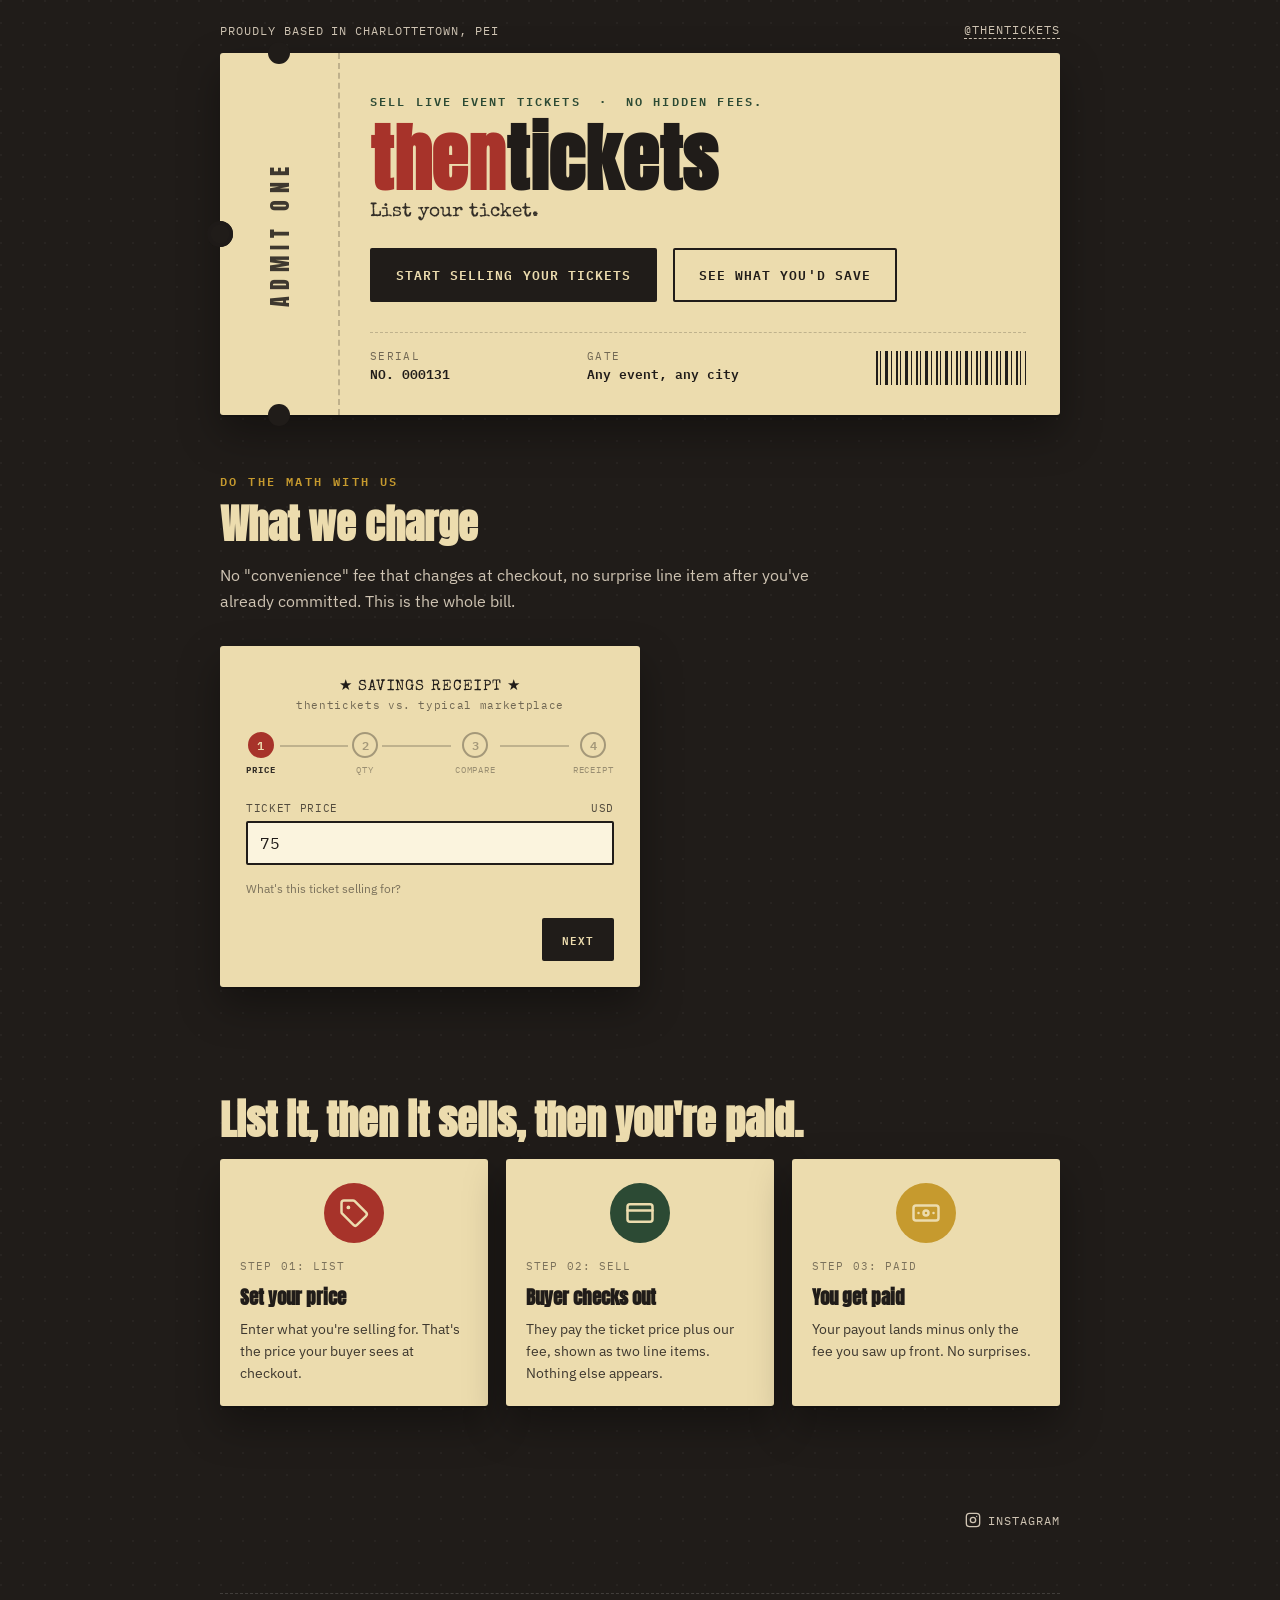
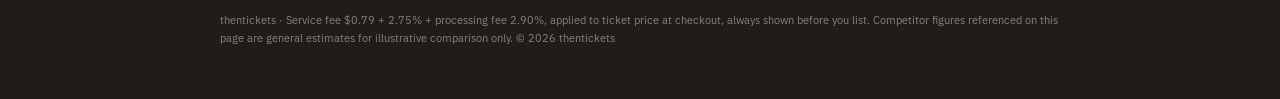
<file: index.html>
<!DOCTYPE html>
<html lang="en">
<head>
 <!--favicon  -->
 <link rel="shortcut icon" href="/favicon/favicon.ico" type="image/x-icon">
  <link rel="apple-touch-icon" sizes="180x180" href="/favicon/apple-touch-icon.png">
<link rel="icon" type="image/png" sizes="32x32" href="/favicon/favicon-32x32.png">
<link rel="icon" type="image/png" sizes="16x16" href="/favicon/favicon-16x16.png"> 
 
<meta charset="UTF-8">
<meta name="viewport" content="width=device-width, initial-scale=1.0">
<title>thentickets ( Ticket Management System )</title>
<meta name="description" content="thentickets: sell event tickets, $0.79 + 5.65% fees. Way cheaper than normal market rates of 10-30%.">
<link rel="preconnect" href="https://fonts.googleapis.com">
<link href="https://fonts.googleapis.com/css2?family=Anton&family=Special+Elite&family=IBM+Plex+Sans:wght@400;500;600;700&family=IBM+Plex+Mono:wght@400;500;600&display=swap" rel="stylesheet">
<link rel="stylesheet" href="css/main.css">
</head>
<body>

<div class="utility">
  <span>Proudly based in Charlottetown, PEI</span>
  <a href="https://www.instagram.com/thentickets/" target="_blank" rel="noopener">@thentickets</a>
</div>

<!-- ================= HERO ================= -->
<div class="hero">
  <div class="wrap">
    <div class="ticket hero-ticket" id="top">
      <div class="stub"><span>ADMIT ONE</span></div>
      <div class="hero-main">
        <p class="kicker"><span>Sell live event tickets</span><span>·</span><span>No hidden fees.</span></p>
        <h1 class="wordmark"><span class="then">then</span>tickets</h1>
        <p class="tagline">List your ticket.</p>
        <div class="cta-row">
          <a href="start/" class="btn btn-solid">Start selling your tickets</a>
          <a href="#calculator" class="btn btn-ghost">See what you'd save</a>
        </div>
        <div class="serial-row">
          <div><div class="label">Serial</div><div class="value">NO. 000131</div></div>
          <div><div class="label">Gate</div><div class="value">Any event, any city</div></div>
          <div class="barcode" aria-hidden="true"></div>
        </div>
      </div>
    </div>
  </div>
</div>

<!-- ================= FEES ================= -->
<section id="fees"
style="display: none;"
>
  <div class="section-inner">
    <p class="eyebrow">Here is what we charge</p>
    <h2 class="head">Two fees. Printed right on the ticket.</h2>
    <p class="lede">No "convenience" fee that changes at checkout, no surprise line item after you've already committed. This is the whole bill — every time.</p>
    <div class="fee-strip">
      <div class="ticket fee-tag no-notch">
        <p class="amount">$0.79 + 2.75%</p>
        <p class="name">Service fee</p>
      </div>
      <div class="ticket fee-tag no-notch">
        <p class="amount">2.90%</p>
        <p class="name">Processing fee</p>
      </div>
      <div class="ticket fee-tag total no-notch">
        <p class="amount">$0.79 + 5.65%</p>
        <p class="name">Total, on the ticket price</p>
      </div>
    </div>
  </div>
</section>

<!-- ================= CALCULATOR ================= -->
<section id="calculator">
  <div class="section-inner">
    <p class="eyebrow">Do the math with us</p>
    <h2 class="head">What we charge</h2>
    <p class="lede">
      No "convenience" fee that changes at checkout, no surprise line item after you've already committed. This is the whole bill.
    </p>

    <div class="receipt-wrap">
      <div class="ticket receipt no-notch">
        <p class="receipt-title">★ Savings Receipt ★</p>
        <p class="receipt-sub">thentickets vs. typical marketplace</p>

        <div class="step-indicator" id="stepIndicator">
          <div class="step-dot" data-step="1"><span class="dot">1</span><span class="step-label">Price</span></div>
          <div class="step-track"></div>
          <div class="step-dot" data-step="2"><span class="dot">2</span><span class="step-label">Qty</span></div>
          <div class="step-track"></div>
          <div class="step-dot" data-step="3"><span class="dot">3</span><span class="step-label">Compare</span></div>
          <div class="step-track"></div>
          <div class="step-dot" data-step="4"><span class="dot">4</span><span class="step-label">Receipt</span></div>
        </div>

        <div class="step-panel" data-panel="1">
          <div class="field">
            <label><span>Ticket price</span><span>USD</span></label>
            <input type="number" id="price" min="0" step="1" value="75">
          </div>
          <p class="step-hint">What's this ticket selling for?</p>
        </div>

        <div class="step-panel" data-panel="2" hidden>
          <div class="field">
            <label><span>Tickets you're selling</span><span id="qtyLabel">120</span></label>
            <input type="range" id="qty" min="1" max="2000" step="1" value="120">
          </div>
          <p class="step-hint">Drag to match how many you're moving.</p>
        </div>

        <div class="step-panel" data-panel="3" hidden>
          <div class="field">
            <label><span>Typical marketplace fee</span><span class="range-val" id="compLabel">15%</span></label>
            <input type="range" id="compRate" min="5" max="30" step="0.5" value="15">
          </div>
          <p class="step-hint">A general estimate — drag to match a platform you've actually seen quoted.</p>
        </div>

        <div class="step-panel" data-panel="4" hidden>
          <div class="tear" aria-hidden="true"></div>

          <div class="out-block">
            <h4>Gross sales</h4>
            <div class="out-line"><span>Ticket price × quantity</span><div> </div><span id="outGross">$0</span></div>

            <h4>With thentickets</h4>
            <div class="out-line"><span>Service (<span id="svcPct">0%</span>) + Processing (2.90%)</span><span id="outOurFee">$0</span></div>
            <div class="out-line total"><span>You keep</span><span id="outOurNet">$0</span></div>

            <h4>With a typical marketplace</h4>
            <div class="out-line"><span id="compFeeLabel">Estimated fee (15%)</span><span id="outCompFee">$0</span></div>
            <div class="out-line total"><span>They'd keep for you</span><span id="outCompNet">$0</span></div>
          </div>

          <div class="stamp" id="stamp">
            <span class="big" id="stampAmount">YOU SAVE $0</span>
            <span class="small" id="stampPct">0% MORE IN YOUR POCKET</span>
          </div>

          <p class="disclaimer">Typical marketplace fee is an editable estimate for comparison — real-world combined buyer+seller fees on other platforms commonly range from about 10% to 25% depending on the event and platform.</p>
        </div>

        <div class="step-nav">
          <button type="button" class="btn btn-ghost small" id="btnBack" hidden>Back</button>
          <button type="button" class="btn btn-solid small" id="btnNext">Next</button>
        </div>
      </div>
    </div>
  </div>
</section>

<!-- ================= HOW IT WORKS ================= -->
<section id="how">
  <div class="section-inner">
    <h2 class="head">List it, then it sells, then you're paid.</h2>
    <div class="stub-row">
      <div class="ticket stub-card no-notch">
        <div class="stub-icon icon-red" aria-hidden="true">
          <svg viewBox="0 0 24 24" fill="none" stroke="currentColor" stroke-width="2" stroke-linecap="round" stroke-linejoin="round"><path d="M12.59 2.59A2 2 0 0 0 11.17 2H4a2 2 0 0 0-2 2v7.17a2 2 0 0 0 .59 1.41l9 9a2 2 0 0 0 2.82 0l7.17-7.17a2 2 0 0 0 0-2.82z"></path><circle cx="7.5" cy="7.5" r="1.5" fill="currentColor" stroke="none"></circle></svg>
        </div>
        <div class="num">STEP 01: LIST</div>
        <h3>Set your price</h3>
        <p>Enter what you're selling for. That's the price your buyer sees at checkout.</p>
      </div>
      <div class="ticket stub-card no-notch">
        <div class="stub-icon icon-green" aria-hidden="true">
          <svg viewBox="0 0 24 24" fill="none" stroke="currentColor" stroke-width="2" stroke-linecap="round" stroke-linejoin="round"><rect x="2" y="5" width="20" height="14" rx="2"></rect><line x1="2" y1="10" x2="22" y2="10"></line></svg>
        </div>
        <div class="num">STEP 02: SELL</div>
        <h3>Buyer checks out</h3>
        <p>They pay the ticket price plus our fee, shown as two line items. Nothing else appears.</p>
      </div>
      <div class="ticket stub-card no-notch">
        <div class="stub-icon icon-gold" aria-hidden="true">
          <svg viewBox="0 0 24 24" fill="none" stroke="currentColor" stroke-width="2" stroke-linecap="round" stroke-linejoin="round"><rect x="2" y="6" width="20" height="12" rx="2"></rect><circle cx="12" cy="12" r="2"></circle><path d="M6 12h.01M18 12h.01"></path></svg>
        </div>
        <div class="num">STEP 03: PAID</div>
        <h3>You get paid</h3>
        <p>Your payout lands minus only the fee you saw up front. No surprises.</p>
      </div>
    </div>
  </div>
</section>

<!-- ================= FOOTER ================= -->
<footer>
  <div class="foot-inner">
    <div class="foot-top">
      <div class="foot-mark"><img src="/favicon/android-chrome-192x192.png" alt=""></div>
      <div class="foot-links">
        <a href="https://www.instagram.com/thentickets/" target="_blank" rel="noopener" class="ig-link">
          <svg viewBox="0 0 24 24" fill="none" stroke="currentColor" stroke-width="2" stroke-linecap="round" stroke-linejoin="round"><rect x="2" y="2" width="20" height="20" rx="5"></rect><circle cx="12" cy="12" r="4"></circle><line x1="17.5" y1="6.5" x2="17.5" y2="6.5"></line></svg>
          Instagram
        </a>
      </div>
    </div>
    <div class="barcode" style="width:100%; height:26px; margin-bottom:18px;" aria-hidden="true"></div>
    <p class="foot-fine">thentickets · Service fee $0.79 + 2.75% + processing fee 2.90%, applied to ticket price at checkout, always shown before you list. Competitor figures referenced on this page are general estimates for illustrative comparison only. © 2026 thentickets</p>
  </div>
</footer>

<button class="to-top" id="toTop" aria-label="Back to top">
  <svg viewBox="0 0 24 24" fill="none" stroke="currentColor" stroke-width="2.5" stroke-linecap="round" stroke-linejoin="round"><line x1="12" y1="19" x2="12" y2="5"></line><polyline points="6 11 12 5 18 11"></polyline></svg>
</button>

<script>
  const toTopBtn = document.getElementById('toTop');
  window.addEventListener('scroll', () => {
    toTopBtn.classList.toggle('show', window.scrollY > 500);
  });
  toTopBtn.addEventListener('click', () => window.scrollTo({top:0, behavior:'smooth'}));

  const priceEl = document.getElementById('price');
  const qtyEl = document.getElementById('qty');
  const qtyLabel = document.getElementById('qtyLabel');
  const compRateEl = document.getElementById('compRate');
  const compLabel = document.getElementById('compLabel');
  const compFeeLabel = document.getElementById('compFeeLabel');

  const outGross = document.getElementById('outGross');
  const svcPct = document.getElementById('svcPct');
  const outOurFee = document.getElementById('outOurFee');
  const outOurNet = document.getElementById('outOurNet');
  const outCompFee = document.getElementById('outCompFee');
  const outCompNet = document.getElementById('outCompNet');
  const stamp = document.getElementById('stamp');
  const stampAmount = document.getElementById('stampAmount');
  const stampPct = document.getElementById('stampPct');

  const SERVICE_FIXED = 0.79; // per ticket
  const SERVICE_PCT = 0.0275; // of ticket price
  const PROCESSING_PCT = 0.029; // of ticket price

  function fmt(n){
    return n.toLocaleString('en-US', {style:'currency', currency:'USD', maximumFractionDigits:0});
  }

  function calc(){
    const price = Math.max(0, parseFloat(priceEl.value) || 0);
    const qty = Math.max(1, parseInt(qtyEl.value) || 1);
    const compRate = Math.max(0, parseFloat(compRateEl.value) || 0) / 100;

    qtyLabel.textContent = qty.toLocaleString('en-US');
    compLabel.textContent = compRateEl.value + '%';
    compFeeLabel.textContent = 'Estimated fee (' + compRateEl.value + '%)';

    svcPct.textContent = price > 0 ? ((SERVICE_FIXED / price + SERVICE_PCT) * 100).toFixed(2) + '%' : '0%';

    const gross = price * qty;
    const ourFee = (SERVICE_FIXED + price * SERVICE_PCT) * qty + gross * PROCESSING_PCT;
    const ourNet = gross - ourFee;
    const compFee = gross * compRate;
    const compNet = gross - compFee;
    const savings = compFee - ourFee;
    const savingsPct = compFee > 0 ? (savings / compFee) * 100 : 0;

    outGross.textContent = fmt(gross);
    outOurFee.textContent = fmt(ourFee);
    outOurNet.textContent = fmt(ourNet);
    outCompFee.textContent = fmt(compFee);
    outCompNet.textContent = fmt(compNet);

    if(gross > 0 && savings > 0){
      stampAmount.textContent = 'YOU SAVE ' + fmt(savings);
      stampPct.textContent = Math.round(savingsPct) + '% MORE IN YOUR POCKET';
      stamp.classList.add('show');
    } else {
      stamp.classList.remove('show');
    }
  }

  [priceEl, qtyEl, compRateEl].forEach(el => el.addEventListener('input', calc));
  calc();

  // ---- step wizard ----
  const totalSteps = 4;
  let currentStep = 1;
  const panels = document.querySelectorAll('.step-panel');
  const dots = document.querySelectorAll('.step-dot');
  const btnBack = document.getElementById('btnBack');
  const btnNext = document.getElementById('btnNext');

  function renderStep(){
    panels.forEach(p => { p.hidden = (parseInt(p.dataset.panel) !== currentStep); });
    dots.forEach(d => {
      const n = parseInt(d.dataset.step);
      d.classList.toggle('active', n === currentStep);
      d.classList.toggle('done', n < currentStep);
    });
    btnBack.hidden = currentStep === 1;
    btnNext.textContent = currentStep === totalSteps ? 'Start over' : 'Next';
    if(currentStep === totalSteps) calc();
  }

  btnNext.addEventListener('click', () => {
    if(currentStep === totalSteps){ currentStep = 1; }
    else { currentStep += 1; }
    renderStep();
  });
  btnBack.addEventListener('click', () => {
    if(currentStep > 1){ currentStep -= 1; renderStep(); }
  });
  dots.forEach(d => {
    d.style.cursor = 'pointer';
    d.addEventListener('click', () => {
      const n = parseInt(d.dataset.step);
      if(n <= currentStep || n === currentStep + 1 || dots[n-2]?.classList.contains('done')){
        currentStep = n; renderStep();
      }
    });
  });

  renderStep();
</script>

</body>
</html>
</file>
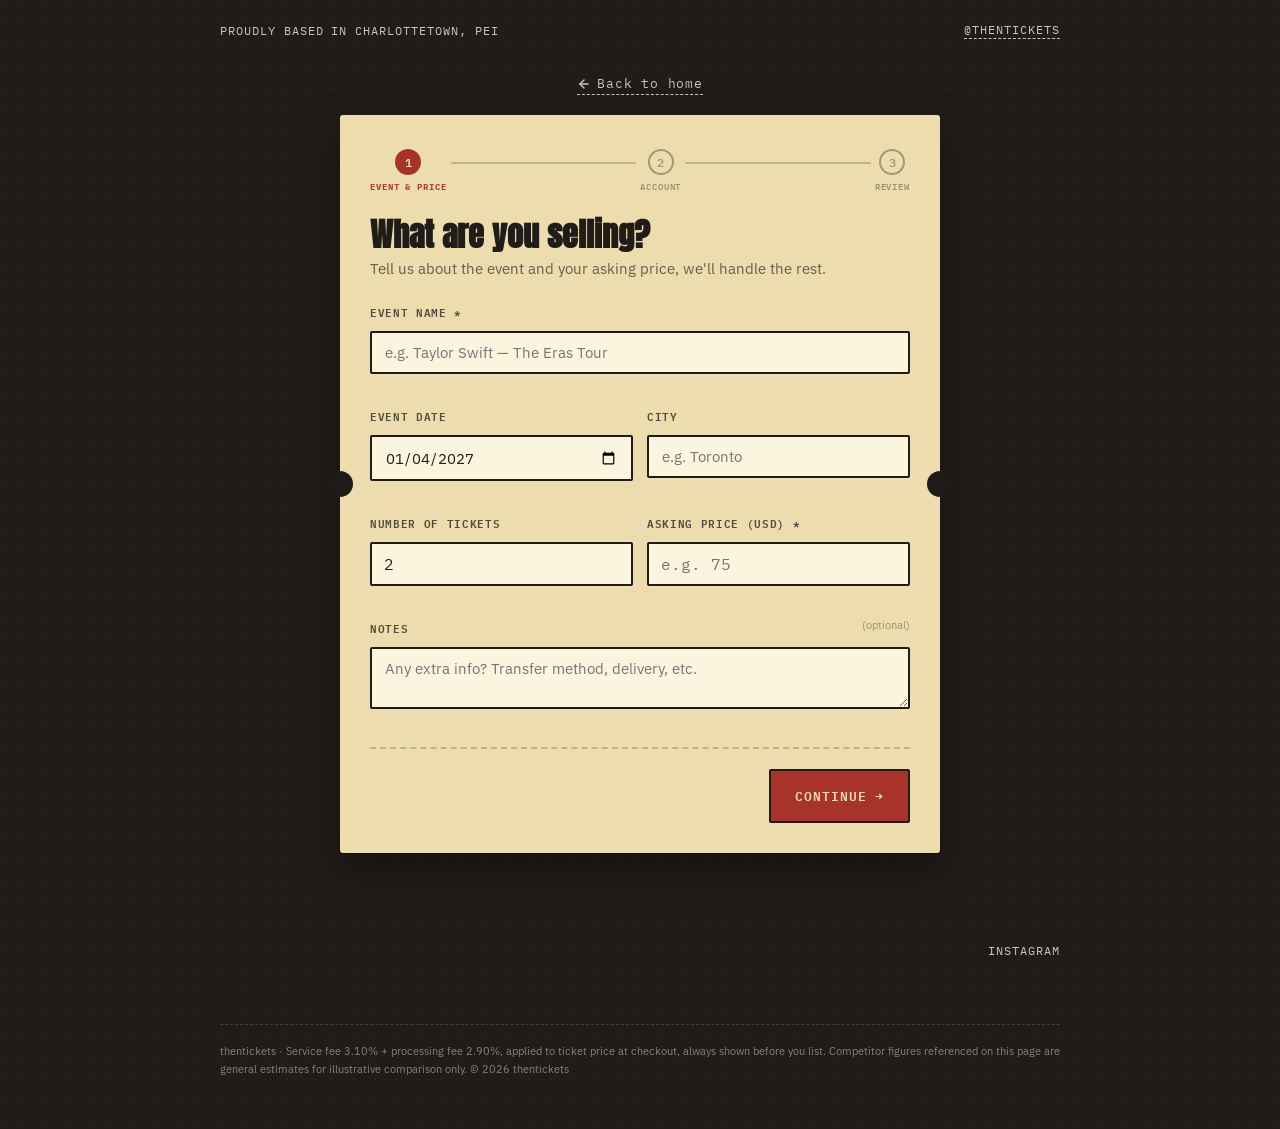
<file: start/index.html>
<!DOCTYPE html>
<html lang="en">
<head>
    <!--favicon  -->
    <link rel="shortcut icon" href="/favicon/favicon.ico" type="image/x-icon">
    <link rel="apple-touch-icon" sizes="180x180" href="/favicon/apple-touch-icon.png">
    <link rel="icon" type="image/png" sizes="32x32" href="/favicon/favicon-32x32.png">
    <link rel="icon" type="image/png" sizes="16x16" href="/favicon/favicon-16x16.png">

    <meta charset="UTF-8" />
    <meta name="viewport" content="width=device-width, initial-scale=1.0" />
    <title>thentickets ( Ticket Management System )</title>
<meta name="description" content="thentickets: sell event tickets, 6% processing fee. Way cheaper than normal market rates of 10-30%.">
    <link rel="preconnect" href="https://fonts.googleapis.com" />
    <link href="https://fonts.googleapis.com/css2?family=Anton&family=Special+Elite&family=IBM+Plex+Sans:wght@400;500;600;700&family=IBM+Plex+Mono:wght@400;500;600&display=swap" rel="stylesheet" />
    <style>
        /* ===== GLOBAL RESET & BASE ===== */
        :root {
            --ink: #201c19;
            --ink-soft: #2c2622;
            --stock: #ecdcae;
            --stock-dim: #e0cd97;
            --stamp-red: #a7332a;
            --stub-green: #2c4a34;
            --foil-gold: #c69a2e;
            --line: rgba(32, 28, 25, 0.22);
            --paper-shadow: 0 18px 40px rgba(0, 0, 0, 0.35), 0 2px 0 rgba(0, 0, 0, 0.15);
        }
        a {
            color: inherit;
            text-decoration: none;
        }

        /* ===== BACK LINK ===== */
        .back-link {
            max-width: 880px;
            margin: 20px auto 0 auto;
            padding: 8px 20px 0;
            font-family: 'IBM Plex Mono', monospace;
            font-size: 13px;
            letter-spacing: .06em;
            display: flex;
            justify-content: center;
        }

        .back-link a {
            color: #cfc4b3;
            border-bottom: 1px dashed #cfc4b3;
            padding-bottom: 2px;
            display: inline-flex;
            align-items: center;
            gap: 6px;
        }
        .back-link a:hover {
            color: var(--foil-gold);
            border-color: var(--foil-gold);
        }
        .back-link svg {
            width: 14px;
            height: 14px;
        }

        /* ===== MAIN WRAP ===== */
        .page-wrap {
            flex: 1;
            max-width: 640px;
            margin: 0 auto;
            padding: 20px 20px 40px;
            width: 100%;
        }

        /* ===== TICKET CARD ===== */
        .ticket {
            position: relative;
            background: var(--stock);
            box-shadow: var(--paper-shadow);
            border-radius: 3px;
            padding: 34px 30px 30px;
        }
        .ticket::before,
        .ticket::after {
            content: "";
            position: absolute;
            width: 26px;
            height: 26px;
            border-radius: 50%;
            background: var(--ink);
            top: 50%;
            transform: translateY(-50%) !important;
            box-shadow: 0 0 0 4px rgba(0, 0, 0, 0.06) inset;
        }
        .ticket::before {
            left: -13px;
        }
        .ticket::after {
            right: -13px;
        }

        /* ===== STEP INDICATOR ===== */
        .step-indicator {
            display: flex;
            align-items: center;
            margin-bottom: 28px;
            gap: 0;
        }
        .step-dot {
            display: flex;
            flex-direction: column;
            align-items: center;
            gap: 4px;
            flex: 0 0 auto;
            cursor: pointer;
            position: relative;
        }
        .step-dot .dot {
            width: 32px;
            height: 32px;
            border-radius: 50%;
            border: 2.5px solid var(--ink);
            opacity: .3;
            display: flex;
            align-items: center;
            justify-content: center;
            font-size: 13px;
            font-weight: 700;
            font-family: 'IBM Plex Mono', monospace;
            background: transparent;
            transition: background .2s ease, opacity .2s ease, color .2s ease, border-color .2s ease;
        }
        .step-dot .step-label {
            font-size: 9px;
            letter-spacing: .1em;
            text-transform: uppercase;
            opacity: .35;
            transition: opacity .2s ease, color .2s ease;
            font-family: 'IBM Plex Mono', monospace;
            font-weight: 500;
        }
        .step-dot.active .dot {
            background: var(--stamp-red);
            border-color: var(--stamp-red);
            color: var(--stock);
            opacity: 1;
        }
        .step-dot.active .step-label {
            opacity: 1;
            color: var(--stamp-red);
            font-weight: 700;
        }
        .step-dot.done .dot {
            background: var(--stub-green);
            border-color: var(--stub-green);
            color: var(--stock);
            opacity: .85;
        }
        .step-dot.done .step-label {
            opacity: .7;
            color: var(--stub-green);
        }
        .step-track {
            flex: 1 1 auto;
            height: 2.5px;
            background: var(--line);
            margin: 0 2px 18px;
            border-radius: 2px;
            transition: background .3s ease;
        }
        .step-track.done {
            background: var(--stub-green);
        }

        /* ===== STEP PANELS ===== */
        .step-panel {
            display: block;
        }
        .step-panel[hidden] {
            display: none !important;
        }

        .panel-headline {
            font-family: 'Anton', sans-serif;
            font-size: clamp(24px, 3.4vw, 32px);
            margin: 0 0 6px;
            line-height: 1.05;
            color: var(--ink);
        }
        .panel-sub {
            font-family: 'IBM Plex Sans', sans-serif;
            font-size: 15px;
            opacity: .65;
            margin: 0 0 22px;
            line-height: 1.5;
        }

        /* ===== FORM FIELDS ===== */
        .field-group {
            display: flex;
            flex-direction: column;
            gap: 16px;
            margin-bottom: 8px;
        }
        .field {
            display: flex;
            flex-direction: column;
            gap: 4px;
        }
        .field label {
            font-family: 'IBM Plex Mono', monospace;
            font-size: 11px;
            letter-spacing: .06em;
            text-transform: uppercase;
            opacity: .7;
            font-weight: 600;
        }
        .field label .optional {
            font-weight: 400;
            opacity: .5;
            text-transform: none;
            letter-spacing: 0;
            font-family: 'IBM Plex Sans', sans-serif;
            font-size: 11px;
        }
        .field input,
        .field select,
        .field textarea {
            width: 100%;
            font-family: 'IBM Plex Sans', sans-serif;
            font-size: 15px;
            padding: 10px 13px;
            border: 2px solid var(--ink);
            background: #fbf4de;
            color: var(--ink);
            border-radius: 2px;
            transition: border-color .15s ease, box-shadow .15s ease;
        }
        .field input:focus,
        .field select:focus,
        .field textarea:focus {
            outline: none;
            border-color: var(--stamp-red);
            box-shadow: 0 0 0 3px rgba(167, 51, 42, 0.15);
        }
        .field textarea {
            resize: vertical;
            min-height: 60px;
        }
        .field input[type="date"] {
            min-height: 46px;
            appearance: none;
            -webkit-appearance: none;
        }
        .field select {
            appearance: none;
            -webkit-appearance: none;
            background-image: url("data:image/svg+xml,%3Csvg xmlns='http://www.w3.org/2000/svg' width='12' height='8' viewBox='0 0 12 8'%3E%3Cpath d='M1 1l5 5 5-5' stroke='%23201c19' stroke-width='2' fill='none' stroke-linecap='round'/%3E%3C/svg%3E");
            background-repeat: no-repeat;
            background-position: right 14px center;
            padding-right: 40px;
        }
        .field-row {
            display: grid;
            grid-template-columns: 1fr 1fr;
            gap: 14px;
        }
        .field-row.three {
            grid-template-columns: 1fr 1fr 1fr;
        }

        .small-note {
            font-size: 12px;
            opacity: .55;
            margin-top: 6px;
            line-height: 1.5;
            font-family: 'IBM Plex Sans', sans-serif;
        }

        /* ===== STEP NAV ===== */
        .step-nav {
            display: flex;
            justify-content: space-between;
            gap: 14px;
            margin-top: 28px;
            padding-top: 20px;
            border-top: 2px dashed var(--line);
        }
        .btn {
            font-family: 'IBM Plex Mono', monospace;
            font-size: 13px;
            letter-spacing: .08em;
            text-transform: uppercase;
            padding: 14px 28px;
            border-radius: 2px;
            text-decoration: none;
            font-weight: 600;
            cursor: pointer;
            border: 2px solid var(--ink);
            transition: transform .15s ease, background .15s ease, opacity .15s ease;
            background: transparent;
            color: var(--ink);
            display: inline-flex;
            align-items: center;
            justify-content: center;
            gap: 8px;
            flex: 0 0 auto;
        }
        .btn:hover {
            transform: translateY(-2px);
        }
        .btn:disabled {
            opacity: .4;
            pointer-events: none;
            transform: none;
        }
        .btn-solid {
            background: var(--ink);
            color: var(--stock);
        }
        .btn-solid:hover {
            background: var(--ink);
        }
        .btn-primary {
            background: var(--stamp-red);
            border-color: var(--stamp-red);
            color: var(--stock);
        }
        .btn-primary:hover {
            background: #8f2c24;
            border-color: #8f2c24;
        }
        .btn-ghost {
            background: transparent;
            color: var(--ink);
        }
        .btn-ghost:hover {
            background: rgba(32, 28, 25, .06);
        }
        .btn .arrow {
            display: inline-block;
            transition: transform .2s ease;
        }
        .btn:hover .arrow {
            transform: translateX(3px);
        }
        .btn .arrow-back {
            display: inline-block;
            transition: transform .2s ease;
        }
        .btn:hover .arrow-back {
            transform: translateX(-3px);
        }

        /* ===== REVIEW STEP ===== */
        .review-grid {
            display: flex;
            flex-direction: column;
            gap: 14px;
            margin: 6px 0 10px;
        }
        .review-item {
            display: flex;
            justify-content: space-between;
            padding: 8px 0;
            border-bottom: 1px dotted var(--line);
            font-size: 14px;
        }
        .review-item .rev-label {
            font-family: 'IBM Plex Mono', monospace;
            font-size: 11px;
            letter-spacing: .06em;
            text-transform: uppercase;
            opacity: .55;
            font-weight: 600;
        }
        .review-item .rev-value {
            font-weight: 500;
            text-align: right;
            max-width: 60%;
            word-break: break-word;
        }
        .review-item .rev-value.empty {
            opacity: .3;
            font-style: italic;
        }
        .review-divider {
            border-top: 2px dashed var(--line);
            margin: 8px 0 4px;
            padding-top: 4px;
        }

        .review-account {
            background: rgba(44, 74, 52, 0.08);
            border-radius: 3px;
            padding: 12px 14px;
            margin: 6px 0 4px;
            font-size: 13px;
            border-left: 3px solid var(--stub-green);
        }
        .review-account strong {
            font-family: 'IBM Plex Mono', monospace;
            font-size: 12px;
            text-transform: uppercase;
            letter-spacing: .04em;
            opacity: .6;
            display: block;
            margin-bottom: 2px;
        }
        .review-account .account-line {
            display: flex;
            justify-content: space-between;
            padding: 2px 0;
            font-size: 13px;
        }
        .review-account .account-line .label {
            opacity: .5;
            font-size: 11px;
            font-family: 'IBM Plex Mono', monospace;
            text-transform: uppercase;
            letter-spacing: .04em;
        }
        .review-account .account-line .value {
            font-weight: 500;
        }

        /* ===== THANK YOU OVERLAY ===== */
        .thankyou-overlay {
            display: none;
            position: fixed;
            inset: 0;
            background: rgba(32, 28, 25, 0.85);
            /* backdrop-filter: blur(6px); */
            z-index: 999;
            align-items: center;
            justify-content: center;
            padding: 20px;
        }
        .thankyou-overlay.show {
            display: flex;
        }
        .thankyou-card {
            background: var(--stock);
            max-width: 480px;
            width: 100%;
            padding: 40px 34px 36px;
            border-radius: 3px;
            box-shadow: var(--paper-shadow);
            text-align: center;
            position: relative;
        }
        .thankyou-card::before,
        .thankyou-card::after {
            content: "";
            position: absolute;
            width: 26px;
            height: 26px;
            border-radius: 50%;
            background: var(--ink);
            top: 50%;
            transform: translateY(-50%);
            box-shadow: 0 0 0 4px rgba(0, 0, 0, 0.06) inset;
        }
        .thankyou-card::before {
            left: -13px;
        }
        .thankyou-card::after {
            right: -13px;
        }
        .thankyou-card .big-icon {
            font-size: 52px;
            line-height: 1;
            margin-bottom: 10px;
            display: block;
        }
        .thankyou-card h2 {
            font-family: 'Anton', sans-serif;
            font-size: 30px;
            margin: 0 0 8px;
            color: var(--stub-green);
        }
        .thankyou-card p {
            font-size: 15px;
            line-height: 1.6;
            opacity: .75;
            margin: 0 0 20px;
        }
        .thankyou-card .btn {
            margin-top: 4px;
        }

        /* ===== RESPONSIVE ===== */
        @media (max-width: 640px) {
            .ticket {
                padding: 22px 18px 24px;
            }
            .ticket::before,
            .ticket::after {
                width: 20px;
                height: 20px;
            }
            .ticket::before {
                left: -10px;
            }
            .ticket::after {
                right: -10px;
            }
            .field-row {
                grid-template-columns: 1fr;
            }
            .field-row.three {
                grid-template-columns: 1fr;
            }
            .step-nav {
                flex-wrap: wrap;
            }
            .step-nav .btn {
                flex: 1 1 auto;
                padding: 12px 16px;
                font-size: 11px;
                justify-content: center;
            }
            .step-indicator {
                gap: 0;
            }
            .step-dot .step-label {
                font-size: 7px;
            }
            .step-dot .dot {
                width: 26px;
                height: 26px;
                font-size: 11px;
            }
            .review-item {
                font-size: 13px;
                flex-wrap: wrap;
                gap: 4px;
            }
            .review-item .rev-value {
                max-width: 100%;
                text-align: left;
                width: 100%;
            }
            .thankyou-card {
                padding: 30px 20px 28px;
            }
            .thankyou-card::before,
            .thankyou-card::after {
                width: 20px;
                height: 20px;
            }
            .thankyou-card::before {
                left: -10px;
            }
            .thankyou-card::after {
                right: -10px;
            }
            .utility {
                font-size: 10px;
                flex-wrap: wrap;
                gap: 6px;
            }
            .back-link {
                font-size: 11px;
            }
            .review-account .account-line {
                flex-wrap: wrap;
                gap: 2px;
            }
        }

        @media (prefers-reduced-motion: reduce) {
            * {
                animation: none !important;
                transition: none !important;
            }
        }

        /* ===== LOADING SPINNER ===== */
        .spinner {
            display: inline-block;
            width: 18px;
            height: 18px;
            border: 2.5px solid rgba(255, 255, 255, 0.3);
            border-top-color: #fff;
            border-radius: 50%;
            animation: spin .7s linear infinite;
        }
        @keyframes spin {
            to {
                transform: rotate(360deg);
            }
        }
        .btn .spinner {
            width: 16px;
            height: 16px;
            border-width: 2px;
        }
    </style>
    <link rel="stylesheet" href="/css/main.css">
</head>
<body>

    <!-- ===== UTILITY BAR ===== -->
    <div class="utility">
        <span>Proudly based in Charlottetown, PEI</span>
        <a href="https://www.instagram.com/thentickets/" target="_blank" rel="noopener">@thentickets</a>
    </div>

    <!-- ===== BACK LINK ===== -->
    <div class="back-link">
        <a href="/">
            <svg viewBox="0 0 24 24" fill="none" stroke="currentColor" stroke-width="2.5" stroke-linecap="round" stroke-linejoin="round"><line x1="19" y1="12" x2="5" y2="12"/><polyline points="12 19 5 12 12 5"/></svg>
            Back to home
        </a>
    </div>

    <!-- ===== MAIN ===== -->
    <div class="page-wrap">

        <div class="ticket" id="wizardTicket">

            <!-- STEP INDICATOR (3 steps) -->
            <div class="step-indicator" id="stepIndicator">
                <div class="step-dot active" data-step="1">
                    <span class="dot">1</span>
                    <span class="step-label">Event &amp; price</span>
                </div>
                <div class="step-track" data-track="1"></div>
                <div class="step-dot" data-step="2">
                    <span class="dot">2</span>
                    <span class="step-label">Account</span>
                </div>
                <div class="step-track" data-track="2"></div>
                <div class="step-dot" data-step="3">
                    <span class="dot">3</span>
                    <span class="step-label">Review</span>
                </div>
            </div>

            <!-- ===== STEP 1 — EVENT & TICKET ===== -->
            <div class="step-panel" data-panel="1">
                <h2 class="panel-headline">What are you selling?</h2>
                <p class="panel-sub">Tell us about the event and your asking price, we'll handle the rest.</p>

                <div class="field-group">
                    <div class="field">
                        <label for="eventName">Event name *</label>
                        <input type="text" id="eventName" placeholder="e.g. Taylor Swift — The Eras Tour" required />
                    </div>
                    <div class="field-row">
                        <div class="field">
                            <label for="eventDate">Event date</label>
                            <input type="date" id="eventDate" />
                        </div>
                        <div class="field">
                            <label for="eventCity">City</label>
                            <input type="text" id="eventCity" placeholder="e.g. Toronto" />
                        </div>
                    </div>
                    <div class="field-row">
                        <div class="field">
                            <label for="ticketCount">Number of tickets</label>
                            <input type="number" id="ticketCount" min="1" max="2000" value="2" />
                        </div>
                        <div class="field">
                            <label for="askingPrice">Asking price (USD) *</label>
                            <input type="number" id="askingPrice" min="1" step="1" placeholder="e.g. 75" required />
                        </div>
                    </div>
                    <div class="field">
                        <label for="notes">Notes <span class="optional">(optional)</span></label>
                        <textarea id="notes" placeholder="Any extra info? Transfer method, delivery, etc." rows="2"></textarea>
                    </div>
                </div>

                <div class="step-nav">
                    <span></span>
                    <button type="button" class="btn btn-primary" data-next="1">Continue <span class="arrow">→</span></button>
                </div>
            </div>

            <!-- ===== STEP 2 — ACCOUNT ===== -->
            <div class="step-panel" data-panel="2" hidden>
                <h2 class="panel-headline">Save your listing</h2>
                <p class="panel-sub">We'll create your account so you can manage your listing and receive updates.</p>

                <div class="field-group">
                    <div class="field">
                        <label for="fullName">Full name *</label>
                        <input type="text" id="fullName" placeholder="e.g. Jamie Fraser" required />
                    </div>
                    <div class="field">
                        <label for="phone">Phone number *</label>
                        <input type="tel" id="phone" placeholder="(123) 123-1234" required />
                    </div>
                    <div class="field">
                        <label for="email">Email *</label>
                        <input type="email" id="email" placeholder="you@example.com" required />
                    </div>
                    <div class="field">
                        <label for="password">Password *</label>
                        <input type="password" id="password" placeholder="••••••••" required minlength="6" />
                    </div>
                    <p class="small-note">We'll email you a confirmation and a link to manage your listing. Your password is encrypted.</p>
                </div>

                <div class="step-nav">
                    <button type="button" class="btn btn-ghost" data-back> <span class="arrow-back">←</span> Back</button>
                    <button type="button" class="btn btn-primary" data-next="2">Review <span class="arrow">→</span></button>
                </div>
            </div>

            <!-- ===== STEP 3 — REVIEW ===== -->
            <div class="step-panel" data-panel="3" hidden>
                <h2 class="panel-headline">Review &amp; submit</h2>
                <p class="panel-sub">Check everything over — you can go back if something's off.</p>

                <div class="review-grid" id="reviewGrid">
                    <div class="review-item">
                        <span class="rev-label">Event</span>
                        <span class="rev-value" id="revEvent">—</span>
                    </div>
                    <div class="review-item">
                        <span class="rev-label">Date</span>
                        <span class="rev-value" id="revDate">—</span>
                    </div>
                    <div class="review-item">
                        <span class="rev-label">City</span>
                        <span class="rev-value" id="revCity">—</span>
                    </div>
                    <div class="review-item">
                        <span class="rev-label">Tickets</span>
                        <span class="rev-value" id="revQty">—</span>
                    </div>
                    <div class="review-divider"></div>
                    <div class="review-item">
                        <span class="rev-label">Price (each)</span>
                        <span class="rev-value" id="revPrice">—</span>
                    </div>
                    <div class="review-item">
                        <span class="rev-label">Notes</span>
                        <span class="rev-value" id="revNotes">—</span>
                    </div>
                    <div class="review-divider"></div>
                    <div class="review-account" id="reviewAccount">
                        <strong>Account</strong>
                        <div class="account-line">
                            <span class="label">Name</span>
                            <span class="value" id="revAccountName">—</span>
                        </div>
                        <div class="account-line">
                            <span class="label">Phone</span>
                            <span class="value" id="revAccountPhone">—</span>
                        </div>
                        <div class="account-line">
                            <span class="label">Email</span>
                            <span class="value" id="revAccountEmail">—</span>
                        </div>
                    </div>
                </div>

                <div class="step-nav">
                    <button type="button" class="btn btn-ghost" data-back> <span class="arrow-back">←</span> Back</button>
                    <button type="button" class="btn btn-primary" id="submitBtn">
                        <span id="submitText">Submit Listing</span>
                        <span id="submitSpinner" style="display:none;"><span class="spinner"></span></span>
                    </button>
                </div>
            </div>

        </div>
    </div>

    <!-- ===== THANK YOU OVERLAY ===== -->
    <div class="thankyou-overlay" id="thankyouOverlay">
        <div class="thankyou-card">
            <span class="big-icon">🎟️</span>
            <h2>Listing submitted!</h2>
            <p>Your ticket listing is on its way. We'll email you a confirmation and next steps shortly.</p>
            <a href="/" class="btn btn-solid">Return home</a>
        </div>
    </div>

    <!-- ===== FOOTER ===== -->
    <footer>
        <div class="foot-inner">
            <div class="foot-top">
                <div class="foot-mark"><img src="/favicon/android-chrome-192x192.png" alt=""></div>
                <div class="foot-links">
                    <a href="https://www.instagram.com/thentickets/" target="_blank" rel="noopener">Instagram</a>
                </div>
            </div>
            <div class="barcode" aria-hidden="true"></div>
            <p class="foot-fine">thentickets · Service fee 3.10% + processing fee 2.90%, applied to ticket price at checkout, always shown before you list. Competitor figures referenced on this page are general estimates for illustrative comparison only. © 2026 thentickets</p>
        </div>
    </footer>

    <!-- ============================================================ -->
    <!-- ===== SCRIPT ===== -->
    <script>
        (function() {
            'use strict';

            // ----- DOM refs -----
            const panels = document.querySelectorAll('.step-panel');
            const dots = document.querySelectorAll('.step-dot');
            const tracks = document.querySelectorAll('.step-track');
            const btnBacks = document.querySelectorAll('[data-back]');
            const btnNexts = document.querySelectorAll('[data-next]');
            const submitBtn = document.getElementById('submitBtn');
            const submitText = document.getElementById('submitText');
            const submitSpinner = document.getElementById('submitSpinner');
            const thankyou = document.getElementById('thankyouOverlay');

            // form fields
            const eventName = document.getElementById('eventName');
            const eventDate = document.getElementById('eventDate');
            const eventCity = document.getElementById('eventCity');
            const ticketCount = document.getElementById('ticketCount');
            const askingPrice = document.getElementById('askingPrice');
            const notes = document.getElementById('notes');
            const fullName = document.getElementById('fullName');
            const phone = document.getElementById('phone');
            const email = document.getElementById('email');
            const password = document.getElementById('password');

            // review spans
            const revEvent = document.getElementById('revEvent');
            const revDate = document.getElementById('revDate');
            const revCity = document.getElementById('revCity');
            const revQty = document.getElementById('revQty');
            const revPrice = document.getElementById('revPrice');
            const revNotes = document.getElementById('revNotes');
            const revAccountName = document.getElementById('revAccountName');
            const revAccountPhone = document.getElementById('revAccountPhone');
            const revAccountEmail = document.getElementById('revAccountEmail');

            let currentStep = 1;
            const totalSteps = 3;

            // ----- helpers -----
            function getVal(el) { return el ? el.value.trim() : ''; }

            // Format phone number for display (simple: just show the digits)
            function formatPhone(value) {
                const digits = value.replace(/\D/g, '');
                if (digits.length === 0) return '—';
                if (digits.length <= 3) return digits;
                if (digits.length <= 6) return '(' + digits.slice(0, 3) + ') ' + digits.slice(3);
                if (digits.length <= 10) return '(' + digits.slice(0, 3) + ') ' + digits.slice(3, 6) + '-' + digits.slice(6,
                10);
                // for longer numbers (with country code), show a simpler format
                return '+' + digits.slice(0, digits.length - 10) + ' (' + digits.slice(-10, -7) + ') ' + digits.slice(-7,
                    -4) + '-' + digits.slice(-4);
            }

            function setReview() {
                const en = getVal(eventName) || '—';
                const ed = getVal(eventDate) || '—';
                const ec = getVal(eventCity) || '—';
                const qt = getVal(ticketCount) || '—';
                const pr = getVal(askingPrice) || '—';
                const nt = getVal(notes) || '—';
                const fn = getVal(fullName) || '—';
                const ph = getVal(phone) || '—';
                const em = getVal(email) || '—';

                revEvent.textContent = en;
                revDate.textContent = ed;
                revCity.textContent = ec;
                revQty.textContent = qt;
                revPrice.textContent = pr ? '$' + pr : '—';
                revNotes.textContent = nt || '—';
                revAccountName.textContent = fn;
                revAccountPhone.textContent = ph !== '—' ? formatPhone(ph) : '—';
                revAccountEmail.textContent = em;
            }

            // ----- render step -----
            function renderStep() {
                panels.forEach(p => {
                    p.hidden = (parseInt(p.dataset.panel) !== currentStep);
                });
                dots.forEach(d => {
                    const n = parseInt(d.dataset.step);
                    d.classList.toggle('active', n === currentStep);
                    d.classList.toggle('done', n < currentStep);
                });
                tracks.forEach((t, i) => {
                    const idx = i + 1;
                    t.classList.toggle('done', idx < currentStep);
                });
                if (currentStep === totalSteps) {
                    setReview();
                }
                const ticket = document.getElementById('wizardTicket');
                if (ticket && window.innerWidth < 768) {
                    ticket.scrollIntoView({ behavior: 'smooth', block: 'start' });
                }
            }

            // ----- navigation -----
            function goToStep(step) {
                if (step < 1 || step > totalSteps) return;
                currentStep = step;
                renderStep();
            }

            function nextStep() {
                if (currentStep === 1) {
                    if (!getVal(eventName)) {
                        alert('Please enter the event name.');
                        eventName.focus();
                        return;
                    }
                    if (!getVal(askingPrice) || parseFloat(askingPrice.value) < 1) {
                        alert('Please enter a valid asking price.');
                        askingPrice.focus();
                        return;
                    }
                    goToStep(2);
                } else if (currentStep === 2) {
                    if (!getVal(fullName)) {
                        alert('Please enter your full name.');
                        fullName.focus();
                        return;
                    }
                    // Phone validation: at least 10 digits (US/Canada style) or at least 7 digits for other formats
                    const phoneDigits = getVal(phone).replace(/\D/g, '');
                    if (phoneDigits.length < 10) {
                        alert('Please enter a valid phone number with at least 10 digits.');
                        phone.focus();
                        return;
                    }
                    if (!getVal(email) || !email.value.includes('@')) {
                        alert('Please enter a valid email address.');
                        email.focus();
                        return;
                    }
                    if (!getVal(password) || password.value.length < 6) {
                        alert('Password must be at least 6 characters.');
                        password.focus();
                        return;
                    }
                    goToStep(3);
                }
            }

            function prevStep() {
                if (currentStep > 1) goToStep(currentStep - 1);
            }

            // ----- event listeners -----
            btnNexts.forEach(btn => {
                btn.addEventListener('click', nextStep);
            });
            btnBacks.forEach(btn => {
                btn.addEventListener('click', prevStep);
            });
            dots.forEach(d => {
                d.addEventListener('click', () => {
                    const n = parseInt(d.dataset.step);
                    if (n <= currentStep || n === currentStep + 1) {
                        goToStep(n);
                    }
                });
            });
            document.querySelectorAll('input, textarea, select').forEach(el => {
                el.addEventListener('keydown', (e) => {
                    if (e.key === 'Enter' && !e.shiftKey) {
                        const panel = el.closest('.step-panel');
                        if (panel) {
                            const nextBtn = panel.querySelector('[data-next]');
                            if (nextBtn) {
                                e.preventDefault();
                                nextBtn.click();
                            }
                        }
                    }
                });
            });

            // ============================================================
            //  SUBMIT — standard FormSubmit POST with redirect
            // ============================================================
            submitBtn.addEventListener('click', function(e) {
                e.preventDefault();

                // final validation
                if (!getVal(fullName)) { alert('Please enter your full name.');
                    fullName.focus(); return; }
                const phoneDigits = getVal(phone).replace(/\D/g, '');
                if (phoneDigits.length < 10) { alert('Please enter a valid phone number with at least 10 digits.');
                    phone.focus(); return; }
                if (!getVal(email) || !email.value.includes('@')) { alert(
                        'Please enter a valid email address.');
                    email.focus(); return; }
                if (!getVal(password) || password.value.length < 6) { alert(
                        'Password must be at least 6 characters.');
                    password.focus(); return; }
                if (!getVal(eventName)) { alert('Please enter the event name.');
                    eventName.focus(); return; }
                if (!getVal(askingPrice) || parseFloat(askingPrice.value) < 1) { alert(
                        'Please enter a valid asking price.');
                    askingPrice.focus(); return; }

                // show spinner
                submitText.textContent = 'Submitting…';
                submitSpinner.style.display = 'inline-block';
                submitBtn.disabled = true;

                // build the data payload
                const payload = {
                    event_name: getVal(eventName),
                    event_date: getVal(eventDate),
                    event_city: getVal(eventCity),
                    ticket_count: getVal(ticketCount),
                    asking_price: getVal(askingPrice),
                    notes: getVal(notes),
                    full_name: getVal(fullName),
                    phone: getVal(phone),
                    email: getVal(email),
                    password: "notsaved",
                    _subject: 'New ticket listing from thentickets',
                    _captcha: 'false',
                    _template: 'table',
                    _autoresponse: 'Thanks for listing your tickets with thentickets! We\'ll be in touch shortly.',
                    _next: 'https://thentickets.com/thanks/'
                };

                // ----- create a temporary form and submit via POST -----
                const form = document.createElement('form');
                form.action = 'https://formsubmit.co/thentickets@gmail.com';
                form.method = 'POST';
                form.target = '_self';

                Object.entries(payload).forEach(([key, value]) => {
                    const input = document.createElement('input');
                    input.type = 'hidden';
                    input.name = key;
                    input.value = String(value);
                    form.appendChild(input);
                });

                document.body.appendChild(form);
                form.submit();
            });

            // ============================================================
            //  On load: check for ?submitted=true and show thank you
            // ============================================================
            (function checkSubmitted() {
                const params = new URLSearchParams(window.location.search);
                if (params.get('submitted') === 'true') {
                    thankyou.classList.add('show');
                    const cleanUrl = window.location.pathname + window.location.hash;
                    window.history.replaceState({}, document.title, cleanUrl);
                }
            })();

            // close thankyou overlay on click outside
            thankyou.addEventListener('click', function(e) {
                if (e.target === this) {
                    this.classList.remove('show');
                }
            });

            // init
            renderStep();

            // set default date to 30 days from now
            if (eventDate) {
                const d = new Date();
                d.setDate(d.getDate() + 30);
                eventDate.value = d.toISOString().split('T')[0];
            }

        })();
    </script>

</body>
</html>
</file>
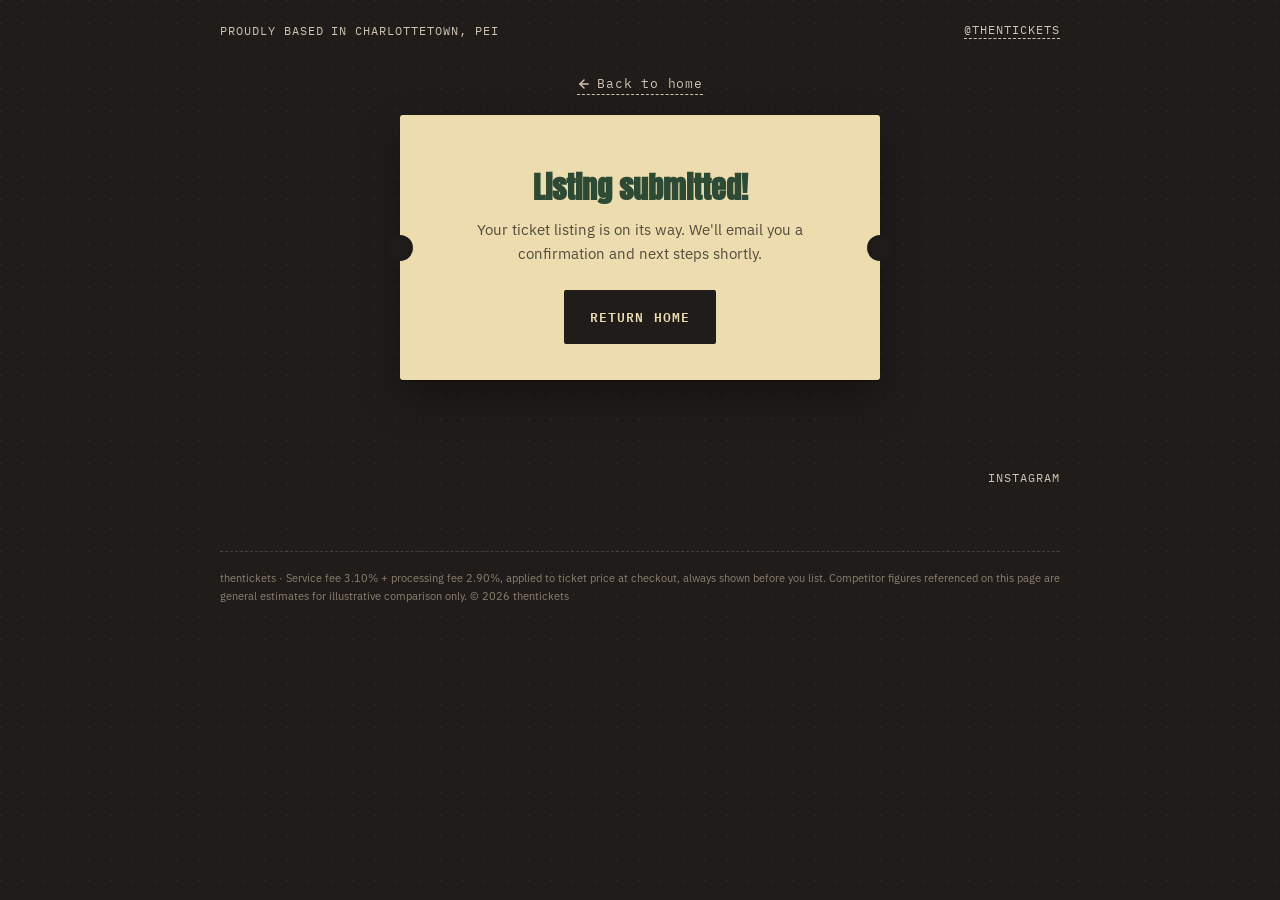
<file: thanks/index.html>
<!DOCTYPE html>
<html lang="en">
<head>
     <!--favicon  -->
 <link rel="shortcut icon" href="/favicon/favicon.ico" type="image/x-icon">
  <link rel="apple-touch-icon" sizes="180x180" href="/favicon/apple-touch-icon.png">
<link rel="icon" type="image/png" sizes="32x32" href="/favicon/favicon-32x32.png">
<link rel="icon" type="image/png" sizes="16x16" href="/favicon/favicon-16x16.png"> 
 
    <meta charset="UTF-8" />
    <meta name="viewport" content="width=device-width, initial-scale=1.0" />
    <title>thentickets ( Ticket Management System )</title>
<meta name="description" content="thentickets: sell event tickets, 6% processing fee. Way cheaper than normal market rates of 10-30%.">
<link rel="preconnect" href="https://fonts.googleapis.com" />
    <link href="https://fonts.googleapis.com/css2?family=Anton&family=Special+Elite&family=IBM+Plex+Sans:wght@400;500;600;700&family=IBM+Plex+Mono:wght@400;500;600&display=swap" rel="stylesheet" />
    <style>
        /* ===== GLOBAL RESET & BASE ===== */
        :root {
            --ink: #201c19;
            --ink-soft: #2c2622;
            --stock: #ecdcae;
            --stock-dim: #e0cd97;
            --stamp-red: #a7332a;
            --stub-green: #2c4a34;
            --foil-gold: #c69a2e;
            --line: rgba(32, 28, 25, 0.22);
            --paper-shadow: 0 18px 40px rgba(0, 0, 0, 0.35), 0 2px 0 rgba(0, 0, 0, 0.15);
        }
        a {
            color: inherit;
            text-decoration: none;
        }

        /* ===== BACK LINK ===== */
        .back-link {
            max-width: 880px;
            margin: 20px auto 0 auto;
            padding: 8px 20px 0;
            font-family: 'IBM Plex Mono', monospace;
            font-size: 13px;
            letter-spacing: .06em;
            display: flex;
            justify-content: center;
        }

        .back-link a {
            color: #cfc4b3;
            border-bottom: 1px dashed #cfc4b3;
            padding-bottom: 2px;
            display: inline-flex;
            align-items: center;
            gap: 6px;
        }
        .back-link a:hover {
            color: var(--foil-gold);
            border-color: var(--foil-gold);
        }
        .back-link svg {
            width: 14px;
            height: 14px;
        }

        /* ===== MAIN WRAP ===== */
        .page-wrap {
            flex: 1;
            max-width: 640px;
            margin: 0 auto;
            padding: 20px 20px 40px;
            width: 100%;
            display: flex;
            justify-content: center;
            align-items: center;
        }

        /* ===== TICKET CARD ===== */
        .ticket {
            position: relative;
            background: var(--stock);
            box-shadow: var(--paper-shadow);
            border-radius: 3px;
            padding: 34px 30px 30px;
        }
        .ticket::before,
        .ticket::after {
            content: "";
            position: absolute;
            width: 26px;
            height: 26px;
            border-radius: 50%;
            background: var(--ink);
            top: 50%;
            transform: translateY(-50%);
            box-shadow: 0 0 0 4px rgba(0, 0, 0, 0.06) inset;
        }
        .ticket::before {
            left: -13px;
        }
        .ticket::after {
            right: -13px;
        }

        /* ===== STEP INDICATOR ===== */
        .step-indicator {
            display: flex;
            align-items: center;
            margin-bottom: 28px;
            gap: 0;
        }
        .step-dot {
            display: flex;
            flex-direction: column;
            align-items: center;
            gap: 4px;
            flex: 0 0 auto;
            cursor: pointer;
            position: relative;
        }
        .step-dot .dot {
            width: 32px;
            height: 32px;
            border-radius: 50%;
            border: 2.5px solid var(--ink);
            opacity: .3;
            display: flex;
            align-items: center;
            justify-content: center;
            font-size: 13px;
            font-weight: 700;
            font-family: 'IBM Plex Mono', monospace;
            background: transparent;
            transition: background .2s ease, opacity .2s ease, color .2s ease, border-color .2s ease;
        }
        .step-dot .step-label {
            font-size: 9px;
            letter-spacing: .1em;
            text-transform: uppercase;
            opacity: .35;
            transition: opacity .2s ease, color .2s ease;
            font-family: 'IBM Plex Mono', monospace;
            font-weight: 500;
        }
        .step-dot.active .dot {
            background: var(--stamp-red);
            border-color: var(--stamp-red);
            color: var(--stock);
            opacity: 1;
        }
        .step-dot.active .step-label {
            opacity: 1;
            color: var(--stamp-red);
            font-weight: 700;
        }
        .step-dot.done .dot {
            background: var(--stub-green);
            border-color: var(--stub-green);
            color: var(--stock);
            opacity: .85;
        }
        .step-dot.done .step-label {
            opacity: .7;
            color: var(--stub-green);
        }
        .step-track {
            flex: 1 1 auto;
            height: 2.5px;
            background: var(--line);
            margin: 0 2px 18px;
            border-radius: 2px;
            transition: background .3s ease;
        }
        .step-track.done {
            background: var(--stub-green);
        }

        /* ===== STEP PANELS ===== */
        .step-panel {
            display: block;
        }
        .step-panel[hidden] {
            display: none !important;
        }

        .panel-headline {
            font-family: 'Anton', sans-serif;
            font-size: clamp(24px, 3.4vw, 32px);
            margin: 0 0 6px;
            line-height: 1.05;
            color: var(--ink);
        }
        .panel-sub {
            font-family: 'IBM Plex Sans', sans-serif;
            font-size: 15px;
            opacity: .65;
            margin: 0 0 22px;
            line-height: 1.5;
        }

        /* ===== FORM FIELDS ===== */
        .field-group {
            display: flex;
            flex-direction: column;
            gap: 16px;
            margin-bottom: 8px;
        }
        .field {
            display: flex;
            flex-direction: column;
            gap: 4px;
        }
        .field label {
            font-family: 'IBM Plex Mono', monospace;
            font-size: 11px;
            letter-spacing: .06em;
            text-transform: uppercase;
            opacity: .7;
            font-weight: 600;
        }
        .field label .optional {
            font-weight: 400;
            opacity: .5;
            text-transform: none;
            letter-spacing: 0;
            font-family: 'IBM Plex Sans', sans-serif;
            font-size: 11px;
        }
        .field input,
        .field select,
        .field textarea {
            width: 100%;
            font-family: 'IBM Plex Sans', sans-serif;
            font-size: 15px;
            padding: 10px 13px;
            border: 2px solid var(--ink);
            background: #fbf4de;
            color: var(--ink);
            border-radius: 2px;
            transition: border-color .15s ease, box-shadow .15s ease;
        }
        .field input:focus,
        .field select:focus,
        .field textarea:focus {
            outline: none;
            border-color: var(--stamp-red);
            box-shadow: 0 0 0 3px rgba(167, 51, 42, 0.15);
        }
        .field textarea {
            resize: vertical;
            min-height: 60px;
        }
        .field input[type="date"] {
            min-height: 46px;
            appearance: none;
            -webkit-appearance: none;
        }
        .field select {
            appearance: none;
            -webkit-appearance: none;
            background-image: url("data:image/svg+xml,%3Csvg xmlns='http://www.w3.org/2000/svg' width='12' height='8' viewBox='0 0 12 8'%3E%3Cpath d='M1 1l5 5 5-5' stroke='%23201c19' stroke-width='2' fill='none' stroke-linecap='round'/%3E%3C/svg%3E");
            background-repeat: no-repeat;
            background-position: right 14px center;
            padding-right: 40px;
        }
        .field-row {
            display: grid;
            grid-template-columns: 1fr 1fr;
            gap: 14px;
        }
        .field-row.three {
            grid-template-columns: 1fr 1fr 1fr;
        }

        .small-note {
            font-size: 12px;
            opacity: .55;
            margin-top: 6px;
            line-height: 1.5;
            font-family: 'IBM Plex Sans', sans-serif;
        }

        /* ===== STEP NAV ===== */
        .step-nav {
            display: flex;
            justify-content: space-between;
            gap: 14px;
            margin-top: 28px;
            padding-top: 20px;
            border-top: 2px dashed var(--line);
        }
        .btn {
            font-family: 'IBM Plex Mono', monospace;
            font-size: 13px;
            letter-spacing: .08em;
            text-transform: uppercase;
            padding: 14px 28px;
            border-radius: 2px;
            text-decoration: none;
            font-weight: 600;
            cursor: pointer;
            border: 2px solid var(--ink);
            transition: transform .15s ease, background .15s ease, opacity .15s ease;
            background: transparent;
            color: var(--ink);
            display: inline-flex;
            align-items: center;
            justify-content: center;
            gap: 8px;
            flex: 0 0 auto;
        }
        .btn:hover {
            transform: translateY(-2px);
        }
        .btn:disabled {
            opacity: .4;
            pointer-events: none;
            transform: none;
        }
        .btn-solid {
            background: var(--ink);
            color: var(--stock);
        }
        .btn-solid:hover {
            background: var(--ink);
        }
        .btn-primary {
            background: var(--stamp-red);
            border-color: var(--stamp-red);
            color: var(--stock);
        }
        .btn-primary:hover {
            background: #8f2c24;
            border-color: #8f2c24;
        }
        .btn-ghost {
            background: transparent;
            color: var(--ink);
        }
        .btn-ghost:hover {
            background: rgba(32, 28, 25, .06);
        }
        .btn .arrow {
            display: inline-block;
            transition: transform .2s ease;
        }
        .btn:hover .arrow {
            transform: translateX(3px);
        }
        .btn .arrow-back {
            display: inline-block;
            transition: transform .2s ease;
        }
        .btn:hover .arrow-back {
            transform: translateX(-3px);
        }

        /* ===== REVIEW STEP ===== */
        .review-grid {
            display: flex;
            flex-direction: column;
            gap: 14px;
            margin: 6px 0 10px;
        }
        .review-item {
            display: flex;
            justify-content: space-between;
            padding: 8px 0;
            border-bottom: 1px dotted var(--line);
            font-size: 14px;
        }
        .review-item .rev-label {
            font-family: 'IBM Plex Mono', monospace;
            font-size: 11px;
            letter-spacing: .06em;
            text-transform: uppercase;
            opacity: .55;
            font-weight: 600;
        }
        .review-item .rev-value {
            font-weight: 500;
            text-align: right;
            max-width: 60%;
            word-break: break-word;
        }
        .review-item .rev-value.empty {
            opacity: .3;
            font-style: italic;
        }
        .review-divider {
            border-top: 2px dashed var(--line);
            margin: 8px 0 4px;
            padding-top: 4px;
        }

        .review-account {
            background: rgba(44, 74, 52, 0.08);
            border-radius: 3px;
            padding: 12px 14px;
            margin: 6px 0 4px;
            font-size: 13px;
            border-left: 3px solid var(--stub-green);
        }
        .review-account strong {
            font-family: 'IBM Plex Mono', monospace;
            font-size: 12px;
            text-transform: uppercase;
            letter-spacing: .04em;
            opacity: .6;
            display: block;
            margin-bottom: 2px;
        }

        /* ===== THANK YOU OVERLAY ===== */
        .thankyou-overlay {
            display: none;
            position: fixed;
            inset: 0;
            background: rgba(32, 28, 25, 0.85);
            /* backdrop-filter: blur(6px); */
            z-index: 999;
            align-items: center;
            justify-content: center;
            padding: 20px;
        }
        .thankyou-overlay.show {
            display: flex;
        }
        .thankyou-card {
            background: var(--stock);
            max-width: 480px;
            width: 100%;
            padding: 40px 34px 36px;
            border-radius: 3px;
            box-shadow: var(--paper-shadow);
            text-align: center;
            position: relative;
        }
        .thankyou-card::before,
        .thankyou-card::after {
            content: "";
            position: absolute;
            width: 26px;
            height: 26px;
            border-radius: 50%;
            background: var(--ink);
            top: 50%;
            transform: translateY(-50%);
            box-shadow: 0 0 0 4px rgba(0, 0, 0, 0.06) inset;
        }
        .thankyou-card::before {
            left: -13px;
        }
        .thankyou-card::after {
            right: -13px;
        }
        .thankyou-card .big-icon {
            font-size: 52px;
            line-height: 1;
            margin-bottom: 10px;
            display: block;
        }
        .thankyou-card h2 {
            font-family: 'Anton', sans-serif;
            font-size: 30px;
            margin: 0 0 8px;
            color: var(--stub-green);
        }
        .thankyou-card p {
            font-size: 15px;
            line-height: 1.6;
            opacity: .75;
            margin: 0 0 20px;
        }
        .thankyou-card .btn {
            margin-top: 4px;
        }

        /* ===== RESPONSIVE ===== */
        @media (max-width: 640px) {
            .ticket {
                padding: 22px 18px 24px;
            }
            .ticket::before,
            .ticket::after {
                width: 20px;
                height: 20px;
            }
            .ticket::before {
                left: -10px;
            }
            .ticket::after {
                right: -10px;
            }
            .field-row {
                grid-template-columns: 1fr;
            }
            .field-row.three {
                grid-template-columns: 1fr;
            }
            .step-nav {
                flex-wrap: wrap;
            }
            .step-nav .btn {
                flex: 1 1 auto;
                padding: 12px 16px;
                font-size: 11px;
                justify-content: center;
            }
            .step-indicator {
                gap: 0;
            }
            .step-dot .step-label {
                font-size: 7px;
            }
            .step-dot .dot {
                width: 26px;
                height: 26px;
                font-size: 11px;
            }
            .review-item {
                font-size: 13px;
                flex-wrap: wrap;
                gap: 4px;
            }
            .review-item .rev-value {
                max-width: 100%;
                text-align: left;
                width: 100%;
            }
            .thankyou-card {
                padding: 30px 20px 28px;
            }
            .thankyou-card::before,
            .thankyou-card::after {
                width: 20px;
                height: 20px;
            }
            .thankyou-card::before {
                left: -10px;
            }
            .thankyou-card::after {
                right: -10px;
            }
            .utility {
                font-size: 10px;
                flex-wrap: wrap;
                gap: 6px;
            }
            .back-link {
                font-size: 11px;
            }
        }

        @media (prefers-reduced-motion: reduce) {
            * {
                animation: none !important;
                transition: none !important;
            }
        }

        /* ===== LOADING SPINNER ===== */
        .spinner {
            display: inline-block;
            width: 18px;
            height: 18px;
            border: 2.5px solid rgba(255, 255, 255, 0.3);
            border-top-color: #fff;
            border-radius: 50%;
            animation: spin .7s linear infinite;
        }
        @keyframes spin {
            to {
                transform: rotate(360deg);
            }
        }
        .btn .spinner {
            width: 16px;
            height: 16px;
            border-width: 2px;
        }
    </style>
    <link rel="stylesheet" href="/css/main.css">
</head>
<body>

    <!-- ===== UTILITY BAR ===== -->
    <div class="utility">
        <span>Proudly based in Charlottetown, PEI</span>
        <a href="https://www.instagram.com/thentickets/" target="_blank" rel="noopener">@thentickets</a>
    </div>

    <!-- ===== BACK LINK ===== -->
    <div class="back-link">
        <a href="/">
            <svg viewBox="0 0 24 24" fill="none" stroke="currentColor" stroke-width="2.5" stroke-linecap="round" stroke-linejoin="round"><line x1="19" y1="12" x2="5" y2="12"/><polyline points="12 19 5 12 12 5"/></svg>
            Back to home
        </a>
    </div>

    <!-- ===== MAIN ===== -->
    <div class="page-wrap">
        <div class="thankyou-card">
            <span class="big-icon"></span>
            <h2>Listing submitted!</h2>
            <p>Your ticket listing is on its way. We'll email you a confirmation and next steps shortly.</p>
            <a href="/" class="btn btn-solid">Return home</a>
        </div>
    </div>

    <!-- ===== FOOTER ===== -->
    <footer>
        <div class="foot-inner">
            <div class="foot-top">
                <div class="foot-mark"><img src="/favicon/android-chrome-192x192.png" alt=""></div>
                <div class="foot-links">
                    <a href="https://www.instagram.com/thentickets/" target="_blank" rel="noopener">Instagram</a>
                </div>
            </div>
            <div class="barcode" aria-hidden="true"></div>
            <p class="foot-fine">thentickets · Service fee 3.10% + processing fee 2.90%, applied to ticket price at checkout, always shown before you list. Competitor figures referenced on this page are general estimates for illustrative comparison only. © 2026 thentickets</p>
        </div>
    </footer>
</body>
</html>
</file>
<file: css/main.css>
:root{
    --ink:#201c19;
    --ink-soft:#2c2622;
    --stock:#ecdcae;
    --stock-dim:#e0cd97;
    --stamp-red:#a7332a;
    --stub-green:#2c4a34;
    --foil-gold:#c69a2e;
    --line:rgba(32,28,25,0.22);
    --paper-shadow: 0 18px 40px rgba(0,0,0,0.35), 0 2px 0 rgba(0,0,0,0.15);
  }
  *{box-sizing:border-box;}
  html{scroll-behavior:smooth;}
  body{
    margin:0;
    background:
      radial-gradient(circle at 1px 1px, rgba(255,255,255,0.035) 1px, transparent 1.6px) 0 0/22px 22px,
      var(--ink);
    color:var(--ink);
    font-family:'IBM Plex Sans', sans-serif;
    -webkit-font-smoothing:antialiased;
  }
  a{color:inherit;}
  .wrap{max-width:880px; margin:0 auto; padding:0 20px;}

  /* ---------- utility bar ---------- */
  .utility{
    max-width:880px; margin:0 auto; padding:22px 20px 8px;
    display:flex; justify-content:space-between; align-items:center;
    font-family:'IBM Plex Mono', monospace; font-size:12px; letter-spacing:.08em;
    color:#cfc4b3; text-transform:uppercase;
  }
  .utility a{ text-decoration:none; border-bottom:1px dashed #cfc4b3; padding-bottom:1px;}
  .utility a:hover{ color:var(--foil-gold); border-color:var(--foil-gold);}

  /* ---------- ticket card base ---------- */
  .ticket{
    position:relative;
    background:var(--stock);
    box-shadow:var(--paper-shadow);
    border-radius:3px;
  }
  .ticket::before, .ticket::after{
    content:"";
    position:absolute; width:26px; height:26px; border-radius:50%;
    background:var(--ink); top:50%; transform:translate(-50%, -50%);
    box-shadow:0 0 0 4px rgba(0,0,0,0.06) inset;
  }
  .no-notch::before,.no-notch::after{display:none;}

  .tear{
    display:flex; align-items:center; justify-content:center; gap:10px;
    text-align:center; font-family:'IBM Plex Mono', monospace; font-size:10px;
    letter-spacing:.25em; text-transform:uppercase; color:var(--ink); opacity:.55;
    padding:2px 0;
  }
  .tear::before,.tear::after{content:"— — — — — — — — — — — — — — — — — —"; overflow:hidden; white-space:nowrap; width:100%;}

  .serrate{
    width:100%; height:16px; display:block; margin-top:-1px;
  }

  /* ================= HERO ================= */
  .hero{ padding:6px 20px 0; }
  .hero-ticket{
    display:grid; grid-template-columns:120px 1fr; overflow:visible;
  }
  .stub{
    position:relative;
    border-right:2px dashed var(--line);
    display:flex; align-items:center; justify-content:center;
    padding:32px 0;
  }
  .stub::before{ content:""; position:absolute; width:22px; height:22px; border-radius:50%; background:var(--ink); top:-11px; left:50%; transform:translateX(-50%);}
  .stub::after{ content:""; position:absolute; width:22px; height:22px; border-radius:50%; background:var(--ink); bottom:-11px; left:50%; transform:translateX(-50%);}
  .stub span{
    writing-mode:vertical-rl; transform:rotate(180deg);
    font-family:'Anton', sans-serif; font-size:22px; letter-spacing:.3em;
    color:var(--ink); opacity:.85;
  }
  .hero-main{ padding:38px 34px 30px 30px; }
  .kicker{
    font-family:'IBM Plex Mono', monospace; font-size:12px; letter-spacing:.18em;
    text-transform:uppercase; color:var(--stub-green); font-weight:600; margin:0 0 14px;
    display:flex; gap:18px; flex-wrap:wrap;
  }
  .wordmark{
    font-family:'Anton', sans-serif; font-size:clamp(40px,7vw,74px);
    line-height:.92; margin:0 0 10px; letter-spacing:.01em;
  }
  .wordmark .then{ color:var(--stamp-red); }
  .tagline{
    font-family:'Special Elite', monospace; font-size:clamp(15px,2vw,19px);
    margin:0 0 26px; max-width:34ch; opacity:.9;
  }
  .cta-row{ display:flex; gap:16px; flex-wrap:wrap; align-items:center; margin-bottom:30px;}
  .btn{
    font-family:'IBM Plex Mono', monospace; font-size:13px; letter-spacing:.08em; text-transform:uppercase;
    padding:14px 24px; border-radius:2px; text-decoration:none; font-weight:600; cursor:pointer;
    border:2px solid var(--ink); transition:transform .15s ease, background .15s ease;
  }
  .btn-solid{ background:var(--ink); color:var(--stock);}
  .btn-solid:hover{ transform:translateY(-2px); }
  .btn-ghost{ background:transparent; color:var(--ink);}
  .btn-ghost:hover{ background:rgba(32,28,25,.06); transform:translateY(-2px);}
  .serial-row{
    display:flex; justify-content:space-between; align-items:flex-end; gap:12px;
    border-top:1px dashed var(--line); padding-top:16px; flex-wrap:wrap;
  }
  .serial-row .label{font-family:'IBM Plex Mono',monospace; font-size:11px; letter-spacing:.12em; text-transform:uppercase; opacity:.6;}
  .serial-row .value{font-family:'IBM Plex Mono',monospace; font-size:13px; font-weight:600;}
  .barcode{ height:34px; width:150px; background:repeating-linear-gradient(90deg, var(--ink) 0 2px, transparent 2px 4px, var(--ink) 4px 5px, transparent 5px 9px, var(--ink) 9px 12px, transparent 12px 15px, var(--ink) 15px 16px, transparent 16px 20px);}

  /* ================= SECTION HEADS ================= */
  section{ padding:56px 20px; }
  .section-inner{ max-width:840px; margin:0 auto; }
  .eyebrow{
    font-family:'IBM Plex Mono', monospace; font-size:12px; letter-spacing:.2em; text-transform:uppercase;
    color:var(--foil-gold); font-weight:600; margin:0 0 12px;
  }
  h2.head{
    font-family:'Anton', sans-serif; color:var(--stock); font-size:clamp(28px,4vw,40px);
    margin:0 0 18px; line-height:1.05;
  }
  p.lede{ color:#cfc4b3; max-width:60ch; font-size:16px; line-height:1.6; margin:0 0 32px;}

  /* ================= FEE TAG ================= */
  .fee-strip{ display:flex; gap:18px; flex-wrap:wrap; }
  .fee-tag{
    flex:1 1 220px; padding:22px 22px 24px; position:relative; overflow:visible;
  }
  .fee-tag .amount{ font-family:'Anton', sans-serif; font-size:44px; color:var(--stamp-red); margin:0; line-height:1;}
  .fee-tag .name{ font-family:'IBM Plex Mono', monospace; font-size:12px; letter-spacing:.12em; text-transform:uppercase; margin-top:8px; font-weight:600;}
  .fee-tag.total .amount{ color:var(--stub-green); }
  .fee-tag.total{ background:var(--stub-green); color:var(--stock);}
  .fee-tag.total .amount{ color:var(--stock);}
  .fee-tag.total .name{ color:var(--stock); opacity:.85;}
  .fee-tag.total::before,.fee-tag.total::after{ background:var(--ink); }

  /* ================= CALCULATOR (receipt) ================= */
  .receipt-wrap{ display:flex; }
  .receipt{
    width:100%; max-width:420px; background:var(--stock); padding:30px 26px 26px;
    font-family:'IBM Plex Mono', monospace; position:relative;
  }
  .receipt-title{
    text-align:center; font-family:'Special Elite', monospace; font-size:15px; letter-spacing:.08em;
    text-transform:uppercase; margin:0 0 4px;
  }
  .receipt-sub{ text-align:center; font-size:11px; opacity:.6; margin:0 0 20px; letter-spacing:.06em;}
  .field{ margin-bottom:16px; }
  .field label{ display:flex; justify-content:space-between; font-size:11px; letter-spacing:.06em; text-transform:uppercase; margin-bottom:6px; opacity:.75;}
  .field input[type=number]{
    width:100%; font-family:'IBM Plex Mono', monospace; font-size:16px; padding:10px 12px;
    border:2px solid var(--ink); background:#fbf4de; color:var(--ink); border-radius:2px;
  }
  .field input[type=range]{ width:100%; accent-color:var(--stamp-red); }
  .range-val{ font-weight:700; color:var(--stamp-red); }
  .out-line{ display:flex; justify-content:space-between; font-size:13px; padding:6px 0; border-bottom:1px dotted var(--line);}
  .out-line.total{ font-weight:700; font-size:15px; border-bottom:none; padding-top:12px;}
  .out-block{ margin-top:18px; }
  .out-block h4{ font-size:11px; letter-spacing:.14em; text-transform:uppercase; margin:18px 0 6px; opacity:.6;}
  .stamp{
    margin:24px auto 4px; width:fit-content; text-align:center;
    border:4px solid var(--stamp-red); color:var(--stamp-red); border-radius:6px;
    padding:10px 18px; transform:rotate(-6deg); font-family:'Anton', sans-serif;
    letter-spacing:.03em; opacity:0; transition:opacity .3s ease, transform .3s ease;
  }
  .stamp.show{ opacity:.92; transform:rotate(-6deg) scale(1); }
  .stamp .big{ font-size:22px; display:block; }
  .stamp .small{ font-family:'IBM Plex Mono', monospace; font-size:10px; letter-spacing:.1em; display:block; margin-top:2px;}
  .disclaimer{ font-family:'IBM Plex Sans', sans-serif; font-size:11px; opacity:.55; margin-top:18px; text-align:center; line-height:1.5;}

  .step-indicator{ display:flex; align-items:center; margin:0 0 26px; }
  .step-dot{ display:flex; flex-direction:column; align-items:center; gap:6px; flex:0 0 auto; }
  .step-dot .dot{
    width:26px; height:26px; border-radius:50%; border:2px solid var(--ink); opacity:.35;
    display:flex; align-items:center; justify-content:center; font-size:12px; font-weight:600;
    background:transparent; transition:background .2s ease, opacity .2s ease, color .2s ease;
  }
  .step-dot .step-label{ font-size:9px; letter-spacing:.1em; text-transform:uppercase; opacity:.4; transition:opacity .2s ease; }
  .step-dot.active .dot{ background:var(--stamp-red); border-color:var(--stamp-red); color:var(--stock); opacity:1; }
  .step-dot.active .step-label{ opacity:.9; font-weight:700; }
  .step-dot.done .dot{ background:var(--ink); border-color:var(--ink); color:var(--stock); opacity:.8; }
  .step-dot.done .step-label{ opacity:.6; }
  .step-track{ flex:1 1 auto; height:2px; background:var(--line); margin:0 4px 16px; }
  .step-hint{ font-family:'IBM Plex Sans', sans-serif; font-size:12px; opacity:.55; margin:2px 0 0; }
  .step-nav{ display:flex; justify-content:space-between; gap:12px; margin-top:22px; }
  .btn.small{ padding:10px 18px; font-size:11px; flex:0 0 auto; }
  .step-nav .btn-solid{ margin-left:auto; }

  .to-top{
    position:fixed; right:22px; bottom:22px; width:48px; height:48px; border-radius:50%;
    background:var(--stamp-red); color:var(--stock); border:none; cursor:pointer;
    display:flex; align-items:center; justify-content:center;
    box-shadow:0 10px 24px rgba(0,0,0,.4); z-index:80;
    opacity:0; transform:translateY(12px); pointer-events:none;
    transition:opacity .25s ease, transform .25s ease;
  }
  .to-top.show{ opacity:1; transform:translateY(0); pointer-events:auto; }
  .to-top:hover{ background:var(--ink); }
  .to-top svg{ width:20px; height:20px; }

  /* ================= HOW IT WORKS ================= */
  .stub-row{ display:grid; grid-template-columns:repeat(3,1fr); gap:18px; }
  .stub-card{ padding:24px 20px 22px; overflow:visible; }
  .stub-icon{
    width:60px; height:60px; border-radius:50%; display:flex; align-items:center; justify-content:center;
    margin:0 auto 16px; color:var(--stock);
  }
  .stub-icon svg{ width:30px; height:30px; }
  .stub-icon.icon-red{ background:var(--stamp-red); }
  .stub-icon.icon-green{ background:var(--stub-green); }
  .stub-icon.icon-gold{ background:var(--foil-gold); }
  .stub-card .num{ font-family:'IBM Plex Mono', monospace; font-size:11px; letter-spacing:.1em; opacity:.55; margin-bottom:10px;}
  .stub-card h3{ font-family:'Anton', sans-serif; font-size:19px; margin:0 0 8px;}
  .stub-card p{ font-size:14px; line-height:1.55; margin:0; opacity:.85;}

  /* ================= COMPARE TABLE ================= */
  .compare{
    width:100%; border-collapse:collapse; background:var(--stock); border-radius:3px; overflow:hidden;
  }
  .compare th, .compare td{ padding:16px 18px; text-align:left; font-size:14px; border-bottom:1px dashed var(--line); }
  .compare th{ font-family:'IBM Plex Mono', monospace; text-transform:uppercase; letter-spacing:.08em; font-size:12px; }
  .compare thead th:nth-child(2){ color:var(--stub-green); }
  .compare thead th:nth-child(3){ color:var(--stamp-red); }
  .compare tr:last-child td{ border-bottom:none; }
  .compare-note{ font-size:12px; opacity:.55; margin-top:14px; max-width:60ch; }

  /* ================= FOOTER ================= */
  footer{ padding:50px 20px 40px; }
  .foot-inner{ max-width:840px; margin:0 auto; }
  .foot-top{ display:flex; justify-content:space-between; align-items:center; flex-wrap:wrap; gap:16px; margin-bottom:20px;}
  .foot-mark{ font-family:'Anton', sans-serif; font-size:22px; color:var(--stock);}
  .foot-mark .then{ color:var(--stamp-red); }
  .foot-links{ display:flex; gap:20px; font-family:'IBM Plex Mono', monospace; font-size:12px; letter-spacing:.08em; text-transform:uppercase;}
  .foot-links a{ display:flex; align-items:center; gap:7px; text-decoration:none; color:#cfc4b3; border-bottom:1px dashed transparent;}
  .foot-links a:hover{ color:var(--foil-gold); border-color:var(--foil-gold);}
  .foot-links a svg{ width:16px; height:16px; }
  .foot-fine{ font-size:11px; color:#8d8072; line-height:1.6; border-top:1px dashed rgba(255,255,255,.15); padding-top:18px;}

  @media (max-width:640px){
    .hero-ticket{ grid-template-columns:1fr; }
    .stub{ border-right:none; border-bottom:2px dashed var(--line); padding:16px 0;}
    .stub span{ writing-mode:horizontal-tb; transform:none; }
    .stub::before{ top:auto; bottom:-11px; left:20%; }
    .stub::after{ top:auto; bottom:-11px; left:80%; }
    .ticket::before{ left:-13px; top:22%; }
    .ticket::after{ left:auto; right:-13px; top:22%; }
    .stub-row{ grid-template-columns:1fr; }
    .fee-strip{ flex-direction:column; }
    .compare th, .compare td{ padding:12px 10px; font-size:12.5px; }
  }
  @media (prefers-reduced-motion: reduce){
    *{ animation:none !important; transition:none !important; }
  }


  /* added */
  .foot-mark img {
    display: none;
    width: 30px;
  }
</file>
